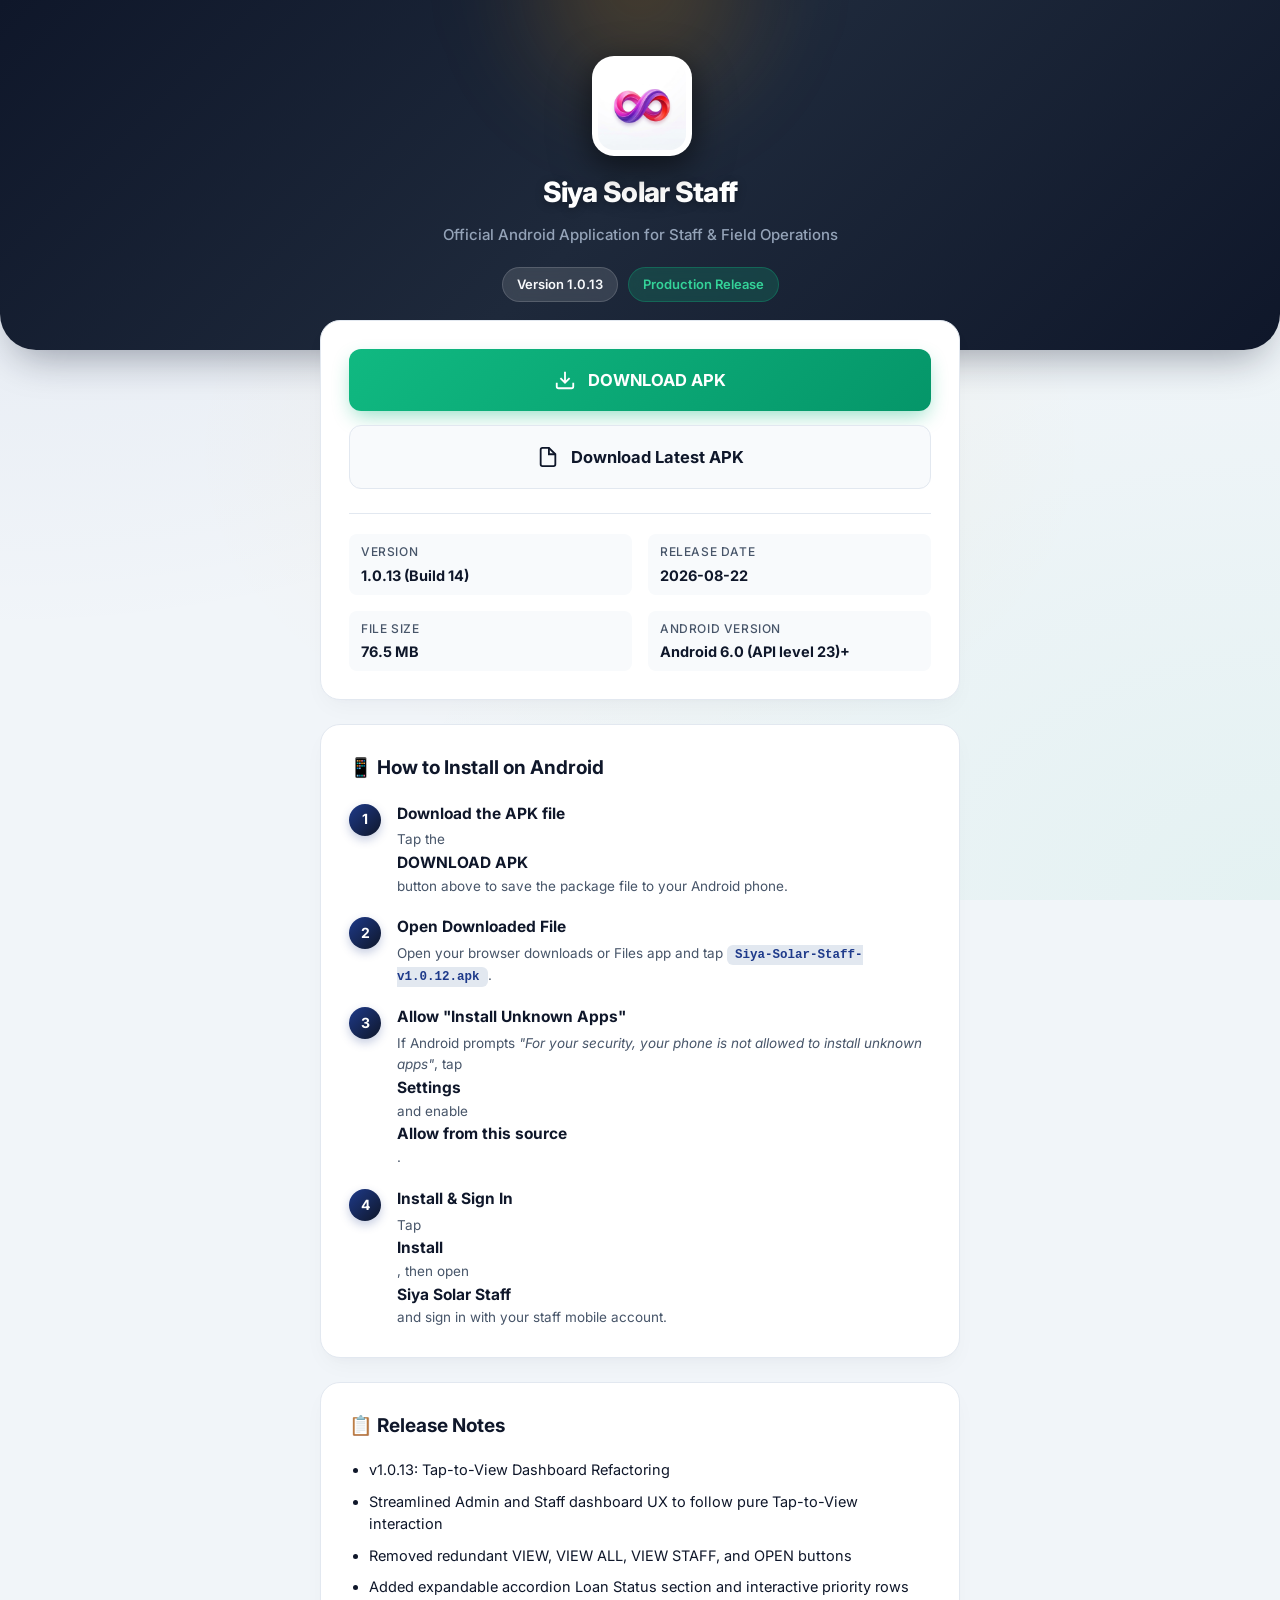
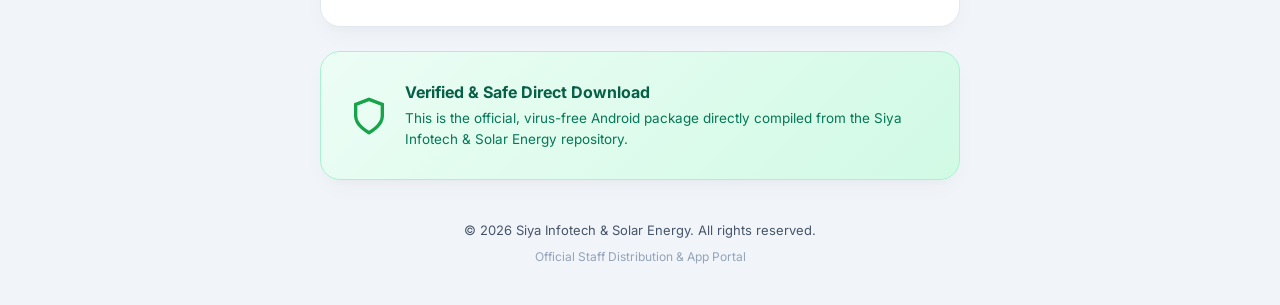
<file: index.html>
<!DOCTYPE html>
<html lang="en">
<head>
  <meta charset="UTF-8">
  <meta name="viewport" content="width=device-width, initial-scale=1.0">
  <meta http-equiv="Cache-Control" content="no-cache, no-store, must-revalidate">
  <meta http-equiv="Pragma" content="no-cache">
  <meta http-equiv="Expires" content="0">
  <title>Siya Solar Staff - Download Official Android App</title>
  <meta name="description" content="Official Android App Download for Siya Solar Staff & Operations. Direct APK download.">
  <link rel="stylesheet" href="style.css?v=1.0.13">
  <link rel="preconnect" href="https://fonts.googleapis.com">
  <link rel="preconnect" href="https://fonts.gstatic.com" crossorigin>
  <link href="https://fonts.googleapis.com/css2?family=Inter:wght@400;500;600;700;800&display=swap" rel="stylesheet">
</head>
<body>

  <!-- Header / Hero Section -->
  <header class="hero">
    <div class="container hero-container">
      <div class="app-icon">
        <img src="logo.png?v=1.0.13" alt="Siya Solar Staff Logo" style="width: 100px; height: 100px; border-radius: 22px; box-shadow: 0 8px 24px rgba(0,0,0,0.3); object-fit: contain; background: #ffffff; padding: 6px;">
      </div>
      <h1 id="appName">Siya Solar Staff</h1>
      <p class="subtitle" id="appSubtitle">Official Android Application for Staff & Field Operations</p>
      <div class="version-tag">
        <span class="badge" id="versionBadge">Version 1.0.13</span>
        <span class="badge badge-green" id="statusBadge">Production Release</span>
      </div>
    </div>
  </header>

  <!-- Download Action Section -->
  <main class="container">
    <section class="card download-card">
      <div class="download-actions">
        <a id="primaryDownloadBtn" href="releases/Siya-Solar-Staff-v1.0.13.apk" class="btn btn-primary" download>
          <svg class="icon" viewBox="0 0 24 24" fill="none" stroke="currentColor" stroke-width="2"><path d="M21 15v4a2 2 0 01-2 2H5a2 2 0 01-2-2v-4M7 10l5 5 5-5M12 15V3"/></svg>
          <span>DOWNLOAD APK</span>
        </a>
        <a id="latestDownloadBtn" href="releases/latest/Siya-Solar-Staff-latest.apk" class="btn btn-secondary" download>
          <svg class="icon" viewBox="0 0 24 24" fill="none" stroke="currentColor" stroke-width="2"><path d="M13 2H6a2 2 0 00-2 2v16a2 2 0 002 2h12a2 2 0 002-2V9z"/><path d="M13 2v7h7"/></svg>
          <span>Download Latest APK</span>
        </a>
      </div>

      <!-- App Meta Grid -->
      <div class="meta-grid">
        <div class="meta-item">
          <span class="meta-label">Version</span>
          <span class="meta-value" id="versionVal">1.0.13 (Build 14)</span>
        </div>
        <div class="meta-item">
          <span class="meta-label">Release Date</span>
          <span class="meta-value" id="dateVal">August 22, 2026</span>
        </div>
        <div class="meta-item">
          <span class="meta-label">File Size</span>
          <span class="meta-value" id="sizeVal">75.6 MB</span>
        </div>
        <div class="meta-item">
          <span class="meta-label">Android Version</span>
          <span class="meta-value" id="minAndroidVal">Android 6.0 (API level 23)+</span>
        </div>
      </div>
    </section>

    <!-- Installation Guide -->
    <section class="card">
      <h2>📱 How to Install on Android</h2>
      <ol class="install-steps">
        <li>
          <span class="step-num">1</span>
          <div>
            <strong>Download the APK file</strong>
            <p>Tap the <strong>DOWNLOAD APK</strong> button above to save the package file to your Android phone.</p>
          </div>
        </li>
        <li>
          <span class="step-num">2</span>
          <div>
            <strong>Open Downloaded File</strong>
            <p>Open your browser downloads or Files app and tap <code>Siya-Solar-Staff-v1.0.12.apk</code>.</p>
          </div>
        </li>
        <li>
          <span class="step-num">3</span>
          <div>
            <strong>Allow "Install Unknown Apps"</strong>
            <p>If Android prompts <em>"For your security, your phone is not allowed to install unknown apps"</em>, tap <strong>Settings</strong> and enable <strong>Allow from this source</strong>.</p>
          </div>
        </li>
        <li>
          <span class="step-num">4</span>
          <div>
            <strong>Install & Sign In</strong>
            <p>Tap <strong>Install</strong>, then open <strong>Siya Solar Staff</strong> and sign in with your staff mobile account.</p>
          </div>
        </li>
      </ol>
    </section>

    <!-- Release Notes / Changelog -->
    <section class="card">
      <h2>📋 Release Notes</h2>
      <ul class="changelog-list" id="changelogList">
        <li>v1.0.12: Barcode Scanner Update & Installation Data Sync Fix</li>
        <li>Integrated mobile_scanner for fast, reliable live-camera barcode scanning</li>
        <li>Fixed missing Installation Summary data (System Capacity, Serials, Geo-Tags) syncing to cloud</li>
        <li>Added manual fallback and torch functionality for the scanner</li>
        <li>Duplicate barcode validation to prevent scanning the same panel twice</li>
      </ul>
    </section>

    <!-- Security & Support -->
    <section class="card security-card">
      <div class="security-content">
        <svg class="shield-icon" viewBox="0 0 24 24" fill="none" stroke="#16A34A" stroke-width="2"><path d="M12 22s8-4 8-10V5l-8-3-8 3v7c0 6 8 10 8 10z"/></svg>
        <div>
          <h3>Verified & Safe Direct Download</h3>
          <p>This is the official, virus-free Android package directly compiled from the Siya Infotech & Solar Energy repository.</p>
        </div>
      </div>
    </section>
  </main>

  <!-- Footer -->
  <footer>
    <div class="container footer-content">
      <p>&copy; 2026 Siya Infotech & Solar Energy. All rights reserved.</p>
      <p class="footer-note">Official Staff Distribution & App Portal</p>
    </div>
  </footer>

  <script src="app.js?v=1.0.12"></script>
</body>
</html>
</file>
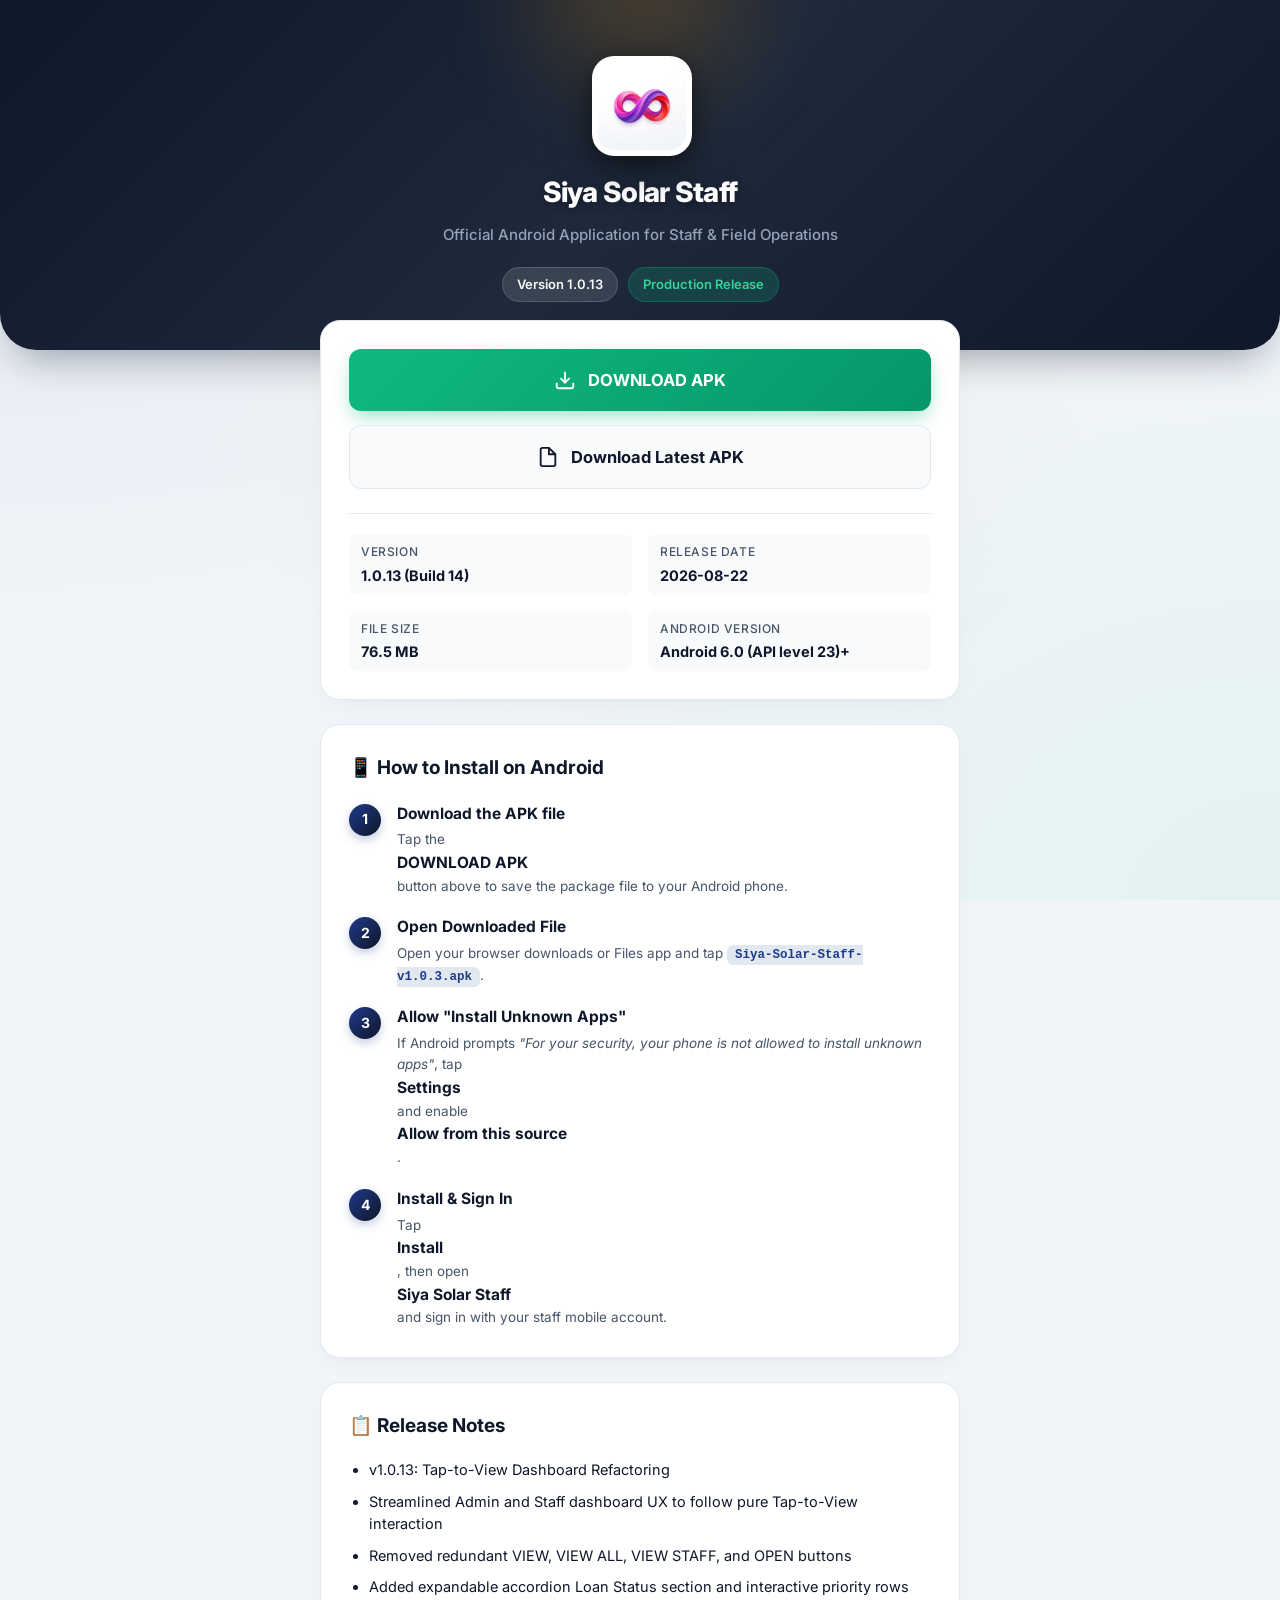
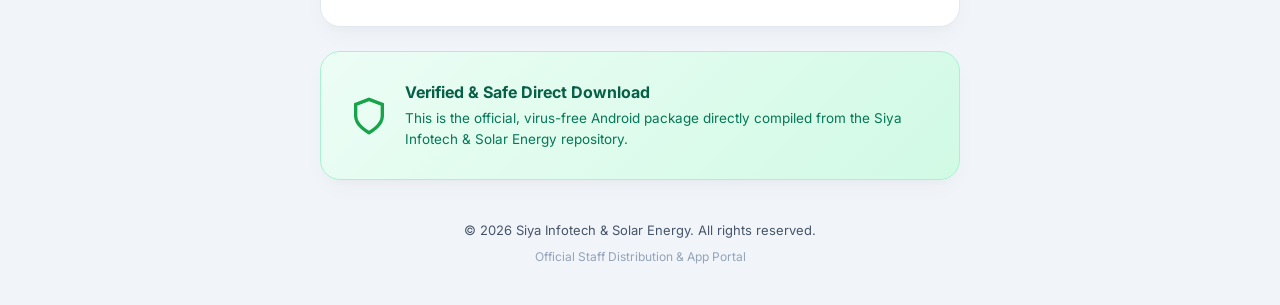
<file: release-page/index.html>
<!DOCTYPE html>
<html lang="en">
<head>
  <meta charset="UTF-8">
  <meta name="viewport" content="width=device-width, initial-scale=1.0">
  <meta http-equiv="Cache-Control" content="no-cache, no-store, must-revalidate">
  <meta http-equiv="Pragma" content="no-cache">
  <meta http-equiv="Expires" content="0">
  <title>Siya Solar Staff - Download Official Android App</title>
  <meta name="description" content="Official Android App Download for Siya Solar Staff & Operations. Direct APK download.">
  <link rel="stylesheet" href="style.css?v=1.0.3">
  <link rel="preconnect" href="https://fonts.googleapis.com">
  <link rel="preconnect" href="https://fonts.gstatic.com" crossorigin>
  <link href="https://fonts.googleapis.com/css2?family=Inter:wght@400;500;600;700;800&display=swap" rel="stylesheet">
</head>
<body>

  <!-- Header / Hero Section -->
  <header class="hero">
    <div class="container hero-container">
      <div class="app-icon">
        <img src="logo.png?v=1.0.3" alt="Siya Solar Staff Logo" style="width: 100px; height: 100px; border-radius: 22px; box-shadow: 0 8px 24px rgba(0,0,0,0.3); object-fit: contain; background: #ffffff; padding: 6px;">
      </div>
      <h1 id="appName">Siya Solar Staff</h1>
      <p class="subtitle" id="appSubtitle">Official Android Application for Staff & Field Operations</p>
      <div class="version-tag">
        <span class="badge" id="versionBadge">Version 1.0.3</span>
        <span class="badge badge-green" id="statusBadge">Production Release</span>
      </div>
    </div>
  </header>

  <!-- Download Action Section -->
  <main class="container">
    <section class="card download-card">
      <div class="download-actions">
        <a id="primaryDownloadBtn" href="releases/Siya-Solar-Staff-v1.0.3.apk" class="btn btn-primary" download>
          <svg class="icon" viewBox="0 0 24 24" fill="none" stroke="currentColor" stroke-width="2"><path d="M21 15v4a2 2 0 01-2 2H5a2 2 0 01-2-2v-4M7 10l5 5 5-5M12 15V3"/></svg>
          <span>DOWNLOAD APK</span>
        </a>
        <a id="latestDownloadBtn" href="releases/latest/Siya-Solar-Staff-latest.apk" class="btn btn-secondary" download>
          <svg class="icon" viewBox="0 0 24 24" fill="none" stroke="currentColor" stroke-width="2"><path d="M13 2H6a2 2 0 00-2 2v16a2 2 0 002 2h12a2 2 0 002-2V9z"/><path d="M13 2v7h7"/></svg>
          <span>Download Latest APK</span>
        </a>
      </div>

      <!-- App Meta Grid -->
      <div class="meta-grid">
        <div class="meta-item">
          <span class="meta-label">Version</span>
          <span class="meta-value" id="versionVal">1.0.3 (Build 4)</span>
        </div>
        <div class="meta-item">
          <span class="meta-label">Release Date</span>
          <span class="meta-value" id="dateVal">August 15, 2026</span>
        </div>
        <div class="meta-item">
          <span class="meta-label">File Size</span>
          <span class="meta-value" id="sizeVal">58.6 MB</span>
        </div>
        <div class="meta-item">
          <span class="meta-label">Android Version</span>
          <span class="meta-value" id="minAndroidVal">Android 7.0+</span>
        </div>
      </div>
    </section>

    <!-- Installation Guide -->
    <section class="card">
      <h2>📱 How to Install on Android</h2>
      <ol class="install-steps">
        <li>
          <span class="step-num">1</span>
          <div>
            <strong>Download the APK file</strong>
            <p>Tap the <strong>DOWNLOAD APK</strong> button above to save the package file to your Android phone.</p>
          </div>
        </li>
        <li>
          <span class="step-num">2</span>
          <div>
            <strong>Open Downloaded File</strong>
            <p>Open your browser downloads or Files app and tap <code>Siya-Solar-Staff-v1.0.3.apk</code>.</p>
          </div>
        </li>
        <li>
          <span class="step-num">3</span>
          <div>
            <strong>Allow "Install Unknown Apps"</strong>
            <p>If Android prompts <em>"For your security, your phone is not allowed to install unknown apps"</em>, tap <strong>Settings</strong> and enable <strong>Allow from this source</strong>.</p>
          </div>
        </li>
        <li>
          <span class="step-num">4</span>
          <div>
            <strong>Install & Sign In</strong>
            <p>Tap <strong>Install</strong>, then open <strong>Siya Solar Staff</strong> and sign in with your staff mobile account.</p>
          </div>
        </li>
      </ol>
    </section>

    <!-- Release Notes / Changelog -->
    <section class="card">
      <h2>📋 Release Notes</h2>
      <ul class="changelog-list" id="changelogList">
        <li>v1.0.3: Official release with Global App Loading System and official Siya Infotech branding</li>
        <li>Implemented GlobalLoadingService for full-screen and page-level loading state management</li>
        <li>Added timeout protection and error retry handling across all network operations</li>
        <li>Added official Siya Infotech logo across launch icons, splash screen, and web pages</li>
        <li>Added Android Exit Screen with assigned pending task calculation</li>
        <li>Automated Supabase app_releases version management</li>
      </ul>
    </section>

    <!-- Security & Support -->
    <section class="card security-card">
      <div class="security-content">
        <svg class="shield-icon" viewBox="0 0 24 24" fill="none" stroke="#16A34A" stroke-width="2"><path d="M12 22s8-4 8-10V5l-8-3-8 3v7c0 6 8 10 8 10z"/></svg>
        <div>
          <h3>Verified & Safe Direct Download</h3>
          <p>This is the official, virus-free Android package directly compiled from the Siya Infotech & Solar Energy repository.</p>
        </div>
      </div>
    </section>
  </main>

  <!-- Footer -->
  <footer>
    <div class="container footer-content">
      <p>&copy; 2026 Siya Infotech & Solar Energy. All rights reserved.</p>
      <p class="footer-note">Official Staff Distribution & App Portal</p>
    </div>
  </footer>

  <script src="app.js?v=1.0.3"></script>
</body>
</html>
</file>
<file: style.css>
:root {
  --primary-blue: #0F172A;
  --brand-blue: #1E3A8A;
  --accent-gold: #F59E0B;
  --accent-green: #10B981;
  --light-green: #ECFDF5;
  --bg-gradient: linear-gradient(135deg, #0F172A 0%, #1E293B 50%, #0F172A 100%);
  --bg-light: #F8FAFC;
  --card-bg: #FFFFFF;
  --text-primary: #0F172A;
  --text-secondary: #475569;
  --border-color: #E2E8F0;
  --radius-lg: 20px;
  --radius-md: 12px;
}

* {
  box-sizing: border-box;
  margin: 0;
  padding: 0;
}

body {
  font-family: 'Inter', system-ui, -apple-system, sans-serif;
  background-color: #F1F5F9;
  background-image: 
    radial-gradient(at 0% 0%, rgba(30, 58, 138, 0.08) 0px, transparent 50%),
    radial-gradient(at 100% 100%, rgba(16, 185, 129, 0.06) 0px, transparent 50%),
    radial-gradient(at 50% 50%, rgba(245, 158, 11, 0.05) 0px, transparent 50%);
  background-attachment: fixed;
  color: var(--text-primary);
  line-height: 1.6;
  min-height: 100vh;
  -webkit-font-smoothing: antialiased;
}

.container {
  max-width: 680px;
  margin: 0 auto;
  padding: 0 20px;
}

/* Hero Section with Ambient Background Glow */
.hero {
  position: relative;
  background: var(--bg-gradient);
  color: #FFFFFF;
  padding: 56px 20px 48px 20px;
  text-align: center;
  border-bottom-left-radius: 36px;
  border-bottom-right-radius: 36px;
  box-shadow: 0 20px 40px -15px rgba(15, 23, 42, 0.4);
  overflow: hidden;
}

.hero::before {
  content: '';
  position: absolute;
  top: -50%;
  left: 50%;
  transform: translateX(-50%);
  width: 320px;
  height: 320px;
  background: radial-gradient(circle, rgba(245, 158, 11, 0.25) 0%, rgba(30, 58, 138, 0) 70%);
  filter: blur(40px);
  pointer-events: none;
}

.app-icon {
  position: relative;
  width: 96px;
  height: 96px;
  margin: 0 auto 18px auto;
  filter: drop-shadow(0 10px 20px rgba(0, 0, 0, 0.35));
  transition: transform 0.3s ease;
}

.app-icon:hover {
  transform: scale(1.05) rotate(2deg);
}

.app-icon svg {
  width: 100%;
  height: 100%;
}

.hero h1 {
  font-size: 28px;
  font-weight: 800;
  letter-spacing: -0.025em;
  margin-bottom: 8px;
  color: #FFFFFF;
  text-shadow: 0 2px 10px rgba(0, 0, 0, 0.3);
}

.subtitle {
  font-size: 15px;
  color: #94A3B8;
  font-weight: 500;
  margin-bottom: 20px;
  max-width: 480px;
  margin-left: auto;
  margin-right: auto;
}

.version-tag {
  display: flex;
  justify-content: center;
  gap: 10px;
}

.badge {
  display: inline-flex;
  align-items: center;
  padding: 6px 14px;
  border-radius: 9999px;
  font-size: 13px;
  font-weight: 600;
  background: rgba(255, 255, 255, 0.12);
  color: #F8FAFC;
  backdrop-filter: blur(8px);
  border: 1px solid rgba(255, 255, 255, 0.15);
}

.badge-green {
  background: rgba(16, 185, 129, 0.2);
  color: #34D399;
  border-color: rgba(16, 185, 129, 0.3);
}

/* Cards with Soft Shadow and Glass Touches */
.card {
  background: var(--card-bg);
  border-radius: var(--radius-lg);
  padding: 28px;
  margin-top: 24px;
  border: 1px solid var(--border-color);
  box-shadow: 0 10px 25px -5px rgba(15, 23, 42, 0.04), 0 8px 10px -6px rgba(15, 23, 42, 0.02);
  transition: transform 0.2s ease, box-shadow 0.2s ease;
}

.card:hover {
  box-shadow: 0 14px 30px -5px rgba(15, 23, 42, 0.07);
}

.card h2 {
  font-size: 19px;
  font-weight: 700;
  margin-bottom: 18px;
  color: var(--primary-blue);
  display: flex;
  align-items: center;
  gap: 8px;
}

/* Download Section Overlapping Hero */
.download-card {
  margin-top: -30px;
  position: relative;
  z-index: 10;
  backdrop-filter: blur(16px);
}

.download-actions {
  display: flex;
  flex-direction: column;
  gap: 14px;
  margin-bottom: 24px;
}

.btn {
  position: relative;
  display: flex;
  align-items: center;
  justify-content: center;
  gap: 12px;
  padding: 18px 28px;
  border-radius: var(--radius-md);
  font-weight: 700;
  font-size: 16.5px;
  text-decoration: none;
  transition: transform 0.2s cubic-bezier(0.4, 0, 0.2, 1), box-shadow 0.2s cubic-bezier(0.4, 0, 0.2, 1);
  cursor: pointer;
  overflow: hidden;
}

.btn:hover {
  transform: translateY(-2px);
}

.btn:active {
  transform: translateY(0) scale(0.99);
}

.btn-primary {
  background: linear-gradient(135deg, #10B981 0%, #059669 100%);
  color: #FFFFFF;
  box-shadow: 0 8px 20px -4px rgba(16, 185, 129, 0.45);
}

.btn-primary:hover {
  background: linear-gradient(135deg, #059669 0%, #047857 100%);
  box-shadow: 0 12px 24px -4px rgba(16, 185, 129, 0.55);
}

.btn-secondary {
  background: #F8FAFC;
  color: var(--primary-blue);
  border: 1.5px solid var(--border-color);
}

.btn-secondary:hover {
  background: #F1F5F9;
  border-color: #CBD5E1;
}

.btn .icon {
  width: 22px;
  height: 22px;
}

/* Meta Grid */
.meta-grid {
  display: grid;
  grid-template-columns: repeat(2, 1fr);
  gap: 16px;
  padding-top: 20px;
  border-top: 1px solid var(--border-color);
}

.meta-item {
  display: flex;
  flex-direction: column;
  padding: 8px 12px;
  background: #F8FAFC;
  border-radius: 8px;
}

.meta-label {
  font-size: 12px;
  color: var(--text-secondary);
  font-weight: 500;
  text-transform: uppercase;
  letter-spacing: 0.05em;
}

.meta-value {
  font-size: 14.5px;
  font-weight: 700;
  color: var(--text-primary);
  margin-top: 2px;
}

/* Install Steps */
.install-steps {
  list-style: none;
  display: flex;
  flex-direction: column;
  gap: 18px;
}

.install-steps li {
  display: flex;
  gap: 16px;
  align-items: flex-start;
}

.step-num {
  width: 32px;
  height: 32px;
  background: linear-gradient(135deg, var(--brand-blue) 0%, var(--primary-blue) 100%);
  color: #FFFFFF;
  border-radius: 50%;
  display: flex;
  align-items: center;
  justify-content: center;
  font-weight: 700;
  font-size: 14px;
  flex-shrink: 0;
  margin-top: 2px;
  box-shadow: 0 4px 10px rgba(30, 58, 138, 0.25);
}

.install-steps strong {
  display: block;
  font-size: 15.5px;
  color: var(--text-primary);
}

.install-steps p {
  font-size: 13.5px;
  color: var(--text-secondary);
  margin-top: 3px;
}

.install-steps code {
  background: #E2E8F0;
  padding: 3px 8px;
  border-radius: 6px;
  font-size: 12.5px;
  color: var(--brand-blue);
  font-weight: 600;
  font-family: monospace;
}

/* Changelog */
.changelog-list {
  padding-left: 20px;
  display: flex;
  flex-direction: column;
  gap: 10px;
}

.changelog-list li {
  font-size: 14.5px;
  color: var(--text-primary);
  line-height: 1.5;
}

/* Security Card */
.security-card {
  background: linear-gradient(135deg, #ECFDF5 0%, #D1FAE5 100%);
  border-color: #A7F3D0;
}

.security-content {
  display: flex;
  gap: 16px;
  align-items: center;
}

.shield-icon {
  width: 40px;
  height: 40px;
  flex-shrink: 0;
}

.security-content h3 {
  font-size: 16px;
  font-weight: 700;
  color: #065F46;
  margin-bottom: 2px;
}

.security-content p {
  font-size: 13.5px;
  color: #047857;
}

/* Footer */
footer {
  text-align: center;
  padding: 40px 0;
  color: var(--text-secondary);
  font-size: 13px;
}

.footer-note {
  font-size: 12px;
  color: #94A3B8;
  margin-top: 6px;
}

@media (max-width: 480px) {
  .hero {
    padding: 44px 16px 40px 16px;
  }

  .card {
    padding: 20px;
  }

  .meta-grid {
    grid-template-columns: 1fr;
  }
}
</file>
<file: release-page/style.css>
:root {
  --primary-blue: #0F172A;
  --brand-blue: #1E3A8A;
  --accent-gold: #F59E0B;
  --accent-green: #10B981;
  --light-green: #ECFDF5;
  --bg-gradient: linear-gradient(135deg, #0F172A 0%, #1E293B 50%, #0F172A 100%);
  --bg-light: #F8FAFC;
  --card-bg: #FFFFFF;
  --text-primary: #0F172A;
  --text-secondary: #475569;
  --border-color: #E2E8F0;
  --radius-lg: 20px;
  --radius-md: 12px;
}

* {
  box-sizing: border-box;
  margin: 0;
  padding: 0;
}

body {
  font-family: 'Inter', system-ui, -apple-system, sans-serif;
  background-color: #F1F5F9;
  background-image: 
    radial-gradient(at 0% 0%, rgba(30, 58, 138, 0.08) 0px, transparent 50%),
    radial-gradient(at 100% 100%, rgba(16, 185, 129, 0.06) 0px, transparent 50%),
    radial-gradient(at 50% 50%, rgba(245, 158, 11, 0.05) 0px, transparent 50%);
  background-attachment: fixed;
  color: var(--text-primary);
  line-height: 1.6;
  min-height: 100vh;
  -webkit-font-smoothing: antialiased;
}

.container {
  max-width: 680px;
  margin: 0 auto;
  padding: 0 20px;
}

/* Hero Section with Ambient Background Glow */
.hero {
  position: relative;
  background: var(--bg-gradient);
  color: #FFFFFF;
  padding: 56px 20px 48px 20px;
  text-align: center;
  border-bottom-left-radius: 36px;
  border-bottom-right-radius: 36px;
  box-shadow: 0 20px 40px -15px rgba(15, 23, 42, 0.4);
  overflow: hidden;
}

.hero::before {
  content: '';
  position: absolute;
  top: -50%;
  left: 50%;
  transform: translateX(-50%);
  width: 320px;
  height: 320px;
  background: radial-gradient(circle, rgba(245, 158, 11, 0.25) 0%, rgba(30, 58, 138, 0) 70%);
  filter: blur(40px);
  pointer-events: none;
}

.app-icon {
  position: relative;
  width: 96px;
  height: 96px;
  margin: 0 auto 18px auto;
  filter: drop-shadow(0 10px 20px rgba(0, 0, 0, 0.35));
  transition: transform 0.3s ease;
}

.app-icon:hover {
  transform: scale(1.05) rotate(2deg);
}

.app-icon svg {
  width: 100%;
  height: 100%;
}

.hero h1 {
  font-size: 28px;
  font-weight: 800;
  letter-spacing: -0.025em;
  margin-bottom: 8px;
  color: #FFFFFF;
  text-shadow: 0 2px 10px rgba(0, 0, 0, 0.3);
}

.subtitle {
  font-size: 15px;
  color: #94A3B8;
  font-weight: 500;
  margin-bottom: 20px;
  max-width: 480px;
  margin-left: auto;
  margin-right: auto;
}

.version-tag {
  display: flex;
  justify-content: center;
  gap: 10px;
}

.badge {
  display: inline-flex;
  align-items: center;
  padding: 6px 14px;
  border-radius: 9999px;
  font-size: 13px;
  font-weight: 600;
  background: rgba(255, 255, 255, 0.12);
  color: #F8FAFC;
  backdrop-filter: blur(8px);
  border: 1px solid rgba(255, 255, 255, 0.15);
}

.badge-green {
  background: rgba(16, 185, 129, 0.2);
  color: #34D399;
  border-color: rgba(16, 185, 129, 0.3);
}

/* Cards with Soft Shadow and Glass Touches */
.card {
  background: var(--card-bg);
  border-radius: var(--radius-lg);
  padding: 28px;
  margin-top: 24px;
  border: 1px solid var(--border-color);
  box-shadow: 0 10px 25px -5px rgba(15, 23, 42, 0.04), 0 8px 10px -6px rgba(15, 23, 42, 0.02);
  transition: transform 0.2s ease, box-shadow 0.2s ease;
}

.card:hover {
  box-shadow: 0 14px 30px -5px rgba(15, 23, 42, 0.07);
}

.card h2 {
  font-size: 19px;
  font-weight: 700;
  margin-bottom: 18px;
  color: var(--primary-blue);
  display: flex;
  align-items: center;
  gap: 8px;
}

/* Download Section Overlapping Hero */
.download-card {
  margin-top: -30px;
  position: relative;
  z-index: 10;
  backdrop-filter: blur(16px);
}

.download-actions {
  display: flex;
  flex-direction: column;
  gap: 14px;
  margin-bottom: 24px;
}

.btn {
  position: relative;
  display: flex;
  align-items: center;
  justify-content: center;
  gap: 12px;
  padding: 18px 28px;
  border-radius: var(--radius-md);
  font-weight: 700;
  font-size: 16.5px;
  text-decoration: none;
  transition: transform 0.2s cubic-bezier(0.4, 0, 0.2, 1), box-shadow 0.2s cubic-bezier(0.4, 0, 0.2, 1);
  cursor: pointer;
  overflow: hidden;
}

.btn:hover {
  transform: translateY(-2px);
}

.btn:active {
  transform: translateY(0) scale(0.99);
}

.btn-primary {
  background: linear-gradient(135deg, #10B981 0%, #059669 100%);
  color: #FFFFFF;
  box-shadow: 0 8px 20px -4px rgba(16, 185, 129, 0.45);
}

.btn-primary:hover {
  background: linear-gradient(135deg, #059669 0%, #047857 100%);
  box-shadow: 0 12px 24px -4px rgba(16, 185, 129, 0.55);
}

.btn-secondary {
  background: #F8FAFC;
  color: var(--primary-blue);
  border: 1.5px solid var(--border-color);
}

.btn-secondary:hover {
  background: #F1F5F9;
  border-color: #CBD5E1;
}

.btn .icon {
  width: 22px;
  height: 22px;
}

/* Meta Grid */
.meta-grid {
  display: grid;
  grid-template-columns: repeat(2, 1fr);
  gap: 16px;
  padding-top: 20px;
  border-top: 1px solid var(--border-color);
}

.meta-item {
  display: flex;
  flex-direction: column;
  padding: 8px 12px;
  background: #F8FAFC;
  border-radius: 8px;
}

.meta-label {
  font-size: 12px;
  color: var(--text-secondary);
  font-weight: 500;
  text-transform: uppercase;
  letter-spacing: 0.05em;
}

.meta-value {
  font-size: 14.5px;
  font-weight: 700;
  color: var(--text-primary);
  margin-top: 2px;
}

/* Install Steps */
.install-steps {
  list-style: none;
  display: flex;
  flex-direction: column;
  gap: 18px;
}

.install-steps li {
  display: flex;
  gap: 16px;
  align-items: flex-start;
}

.step-num {
  width: 32px;
  height: 32px;
  background: linear-gradient(135deg, var(--brand-blue) 0%, var(--primary-blue) 100%);
  color: #FFFFFF;
  border-radius: 50%;
  display: flex;
  align-items: center;
  justify-content: center;
  font-weight: 700;
  font-size: 14px;
  flex-shrink: 0;
  margin-top: 2px;
  box-shadow: 0 4px 10px rgba(30, 58, 138, 0.25);
}

.install-steps strong {
  display: block;
  font-size: 15.5px;
  color: var(--text-primary);
}

.install-steps p {
  font-size: 13.5px;
  color: var(--text-secondary);
  margin-top: 3px;
}

.install-steps code {
  background: #E2E8F0;
  padding: 3px 8px;
  border-radius: 6px;
  font-size: 12.5px;
  color: var(--brand-blue);
  font-weight: 600;
  font-family: monospace;
}

/* Changelog */
.changelog-list {
  padding-left: 20px;
  display: flex;
  flex-direction: column;
  gap: 10px;
}

.changelog-list li {
  font-size: 14.5px;
  color: var(--text-primary);
  line-height: 1.5;
}

/* Security Card */
.security-card {
  background: linear-gradient(135deg, #ECFDF5 0%, #D1FAE5 100%);
  border-color: #A7F3D0;
}

.security-content {
  display: flex;
  gap: 16px;
  align-items: center;
}

.shield-icon {
  width: 40px;
  height: 40px;
  flex-shrink: 0;
}

.security-content h3 {
  font-size: 16px;
  font-weight: 700;
  color: #065F46;
  margin-bottom: 2px;
}

.security-content p {
  font-size: 13.5px;
  color: #047857;
}

/* Footer */
footer {
  text-align: center;
  padding: 40px 0;
  color: var(--text-secondary);
  font-size: 13px;
}

.footer-note {
  font-size: 12px;
  color: #94A3B8;
  margin-top: 6px;
}

@media (max-width: 480px) {
  .hero {
    padding: 44px 16px 40px 16px;
  }

  .card {
    padding: 20px;
  }

  .meta-grid {
    grid-template-columns: 1fr;
  }
}
</file>
